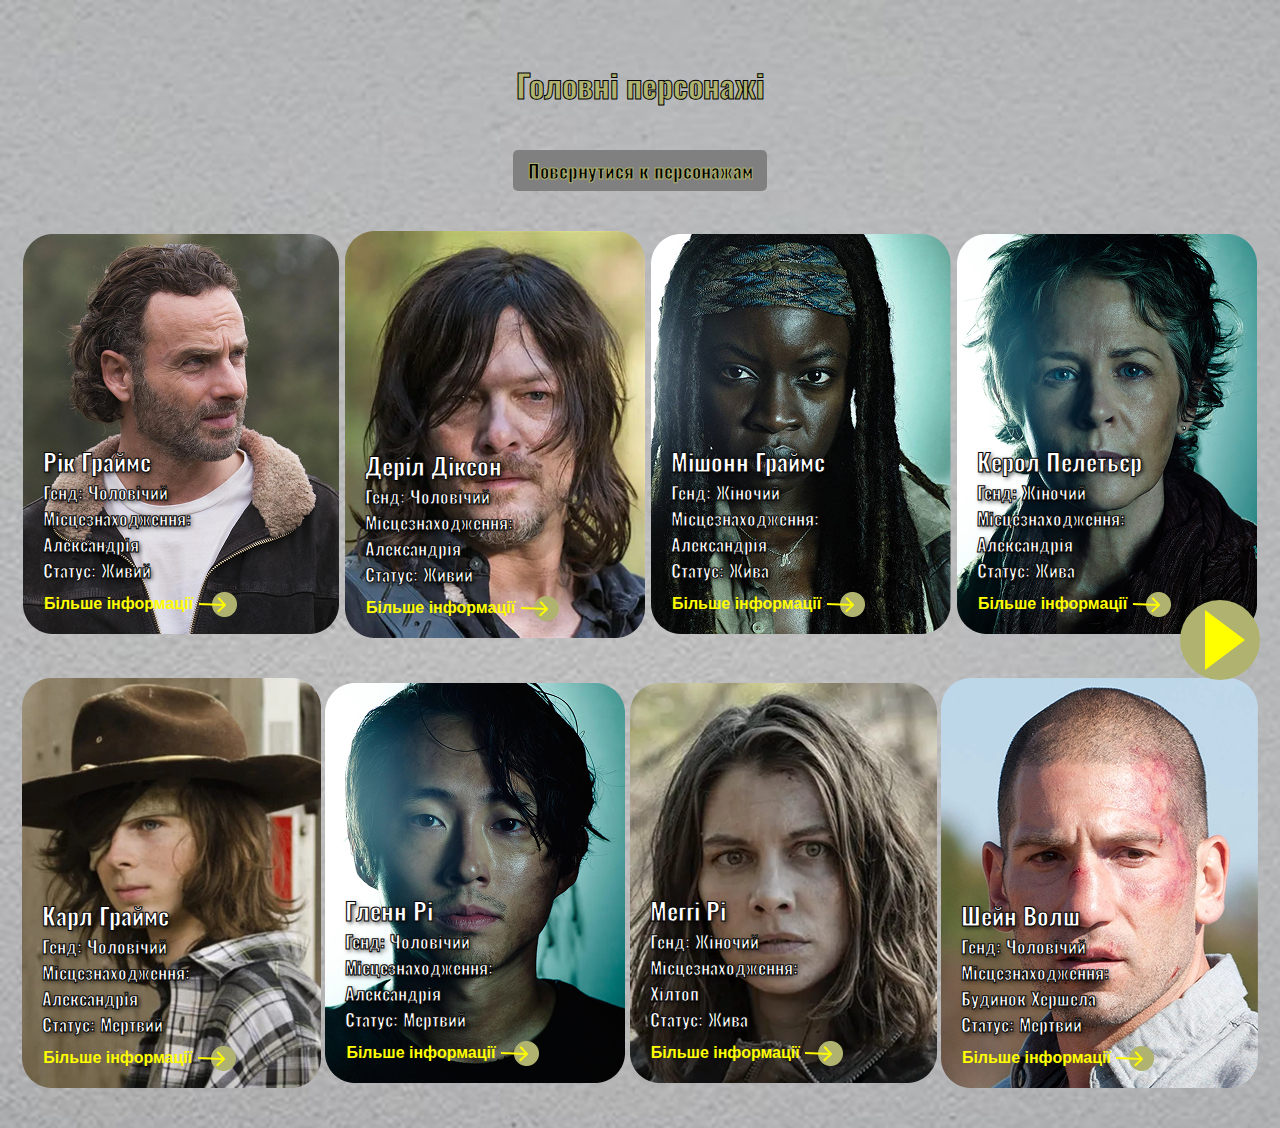
<file: main-characters.html>
<!DOCTYPE html>
<html lang="en">
  <head>
    <meta charset="UTF-8" />
    <meta name="viewport" content="width=device-width, initial-scale=1.0" />
    <title>Головні Персонажі</title>
    <link rel="stylesheet" href="main-characters.css" />
  </head>
  <body>
    <header>
      <div class="header">
        <h1 class="main-characters">Головні персонажі</h1>
      </div>
      <div class="main-button">
      <a href="character.html" class="comeback">Повернутися к персонажам</a>
      </div>
    </header>
    <main>
      <div class="card-container">
        <section class="catalog">
          <div class="TWD">
            <div class="image-wrapper">
              <img src="images/Rick-Grimes.png" alt="Рік Граймс" />
              <div class="overlay-text">
                <h2>Рік Граймс</h2>
                <p>Генд: Чоловічий</p>
                <p>Місцезнаходження: <br>Александрія</p>
                <p>Статус: Живий</p>
                <button
                  class="more-info-button"
                  aria-label="Детальніше про Ріка"
                >
                  Більше інформації 
                </button>
              </div>
            </div>
          </div>
          <div id="modal" class="hidden modal ">
            <div class="modal-content">
              <button id="close-modal" aria-label="Закрити">✖</button>
              <div class="info-row">
              <p>Ім'я:</p>
              <p class="yellow modal_name">  </p>
              </div>
              <div class="info-row">
              <p>Генд:</p> 
              <p class="yellow modal_gender"> </p>
              </div>
              <div class="info-row">
              <p>Місцезнаходження:</p> 
              <p class="yellow modal_location"></p>
              </div>
              <div class="info-row">
              <p>Статус:</p> 
              <p class="yellow modal_status"></p>
              </div>
              <div class="info-row">
              <p>Колір очей:</p> 
              <p class="yellow modal_eye_color"></p>
              </div>
              <div class="info-row">
              <p>Колір-волосся:</p> 
              <p class="yellow modal_hair_color"> </p>
              </div>
              <div class="info-row">
              <p>Зброя:</p> 
              <p class="yellow modal_weapon"></p>
              </div>
              <div class="info-row">
              <p>Минула Робота: </p> 
              <p class="yellow modal_work"></p>
              </div>
              <div class="info-row">
              <p>Актор: </p> 
              <p class="yellow modal_actor"> </p>
              </div>
            </div>
          </div>
          <div class="TWD">
            <div class="image-wrapper">
              <img src="images/Daryl-Dixon.png" alt="Деріл Діксон" />
              <div class="overlay-text">
                <h2>Деріл Діксон</h2>
                <p>Генд: Чоловічий</p>
                <p>Місцезнаходження: <br>Александрія</p>
                <p>Статус: Живий</p>
                <button
                  class="more-info-button"
                  aria-label="Детальніше про Деріла"
                >
                  Більше інформації 
                </button>
              </div>
            </div>
          </div>
          <div class="TWD">
            <div class="image-wrapper">
              <img src="images/Michonne.png" alt="Мішонне" />
              <div class="overlay-text">
                <h2>Мішонн Граймс</h2>
                <p>Генд: Жіночий</p>
                <p>Місцезнаходження: <br>Александрія</p>
                <p>Статус: Жива</p>
                <button
                  class="more-info-button"
                  aria-label="Детальніше про Мішонне"
                >
                  Більше інформації 
                </button>
              </div>
            </div>
          </div>
          <div class="TWD">
            <div class="image-wrapper">
              <img src="images/Carol.png" alt="Керол" />
              <div class="overlay-text">
                <h2>Керол Пелетьєр</h2>
                <p>Генд: Жіночий</p>
                <p>Місцезнаходження: <br>Александрія</p>
                <p>Статус: Жива</p>
                <button
                  class="more-info-button"
                  aria-label="Детальніше про Керол"
                >
                  Більше інформації
                </button>
              </div>
            </div>
          </div>
        </section>
        <section class="catalog">
        <div class="TWD">
          <div class="image-wrapper">
            <img src="images/Carl.png" alt="Карл" />
            <div class="overlay-text">
              <h2 class="white">Карл Граймс</h2>
              <p class="white">Генд: Чоловічий</p>
              <p class="white">Місцезнаходження: <br />Александрія</p>
              <p class="white">Статус: Мертвий</p>
              <button
                class="more-info-button"
                aria-label="Детальніше про Карла"
              >
                Більше інформації 
              </button>
            </div>
          </div>
        </div>
        <div class="TWD">
          <div class="image-wrapper">
            <img src="images/Glenn.png" alt="Гленн" />
            <div class="overlay-text">
              <h2 class="white">Гленн Рі</h2>
              <p class="white">Генд: Чоловічий</p>
              <p class="white">Місцезнаходження: <br />Александрія</p>
              <p class="white">Статус: Мертвий</p>
              <button
                class="more-info-button"
                aria-label="Детальніше про Гленна"
              >
                Більше інформації 
              </button>
            </div>
          </div>
        </div>
        <div class="TWD">
          <div class="image-wrapper">
            <img src="images/Maggie Rhee.png" alt="Меггі" />
            <div class="overlay-text">
              <h2 class="white">Меггі Рі</h2>
              <p class="white">Генд: Жіночий</p>
              <p class="white">Місцезнаходження: <br />Хілтоп</p>
              <p class="white">Статус: Жива</p>
              <button
                class="more-info-button"
                aria-label="Детальніше про Меггі"
              >
                Більше інформації 
              </button>
            </div>
          </div>
        </div>
        <div class="TWD">
          <div class="image-wrapper">
            <img src="images/Shane.png" alt="Шейн" />
            <div class="overlay-text">
              <h2 class="white">Шейн Волш</h2>
              <p class="white">Генд: Чоловічий</p>
              <p class="white">Місцезнаходження: <br />Будинок Хершела</p>
              <p class="white">Статус: Мертвий</p>
              <button
                class="more-info-button"
                aria-label="Детальніше про Шейна"
              >
                Більше інформації 
              </button>
            </div>
          </div>
        </div>
      </section>
      </div>
      <a href="main-characters2.html" class="circle-button" title="Перейти на наступну сторінку">
        <div class="triangle"></div>
      </a>
    </main>
    <script src="main-characters.js"></script>
  </body>
</html>
</file>
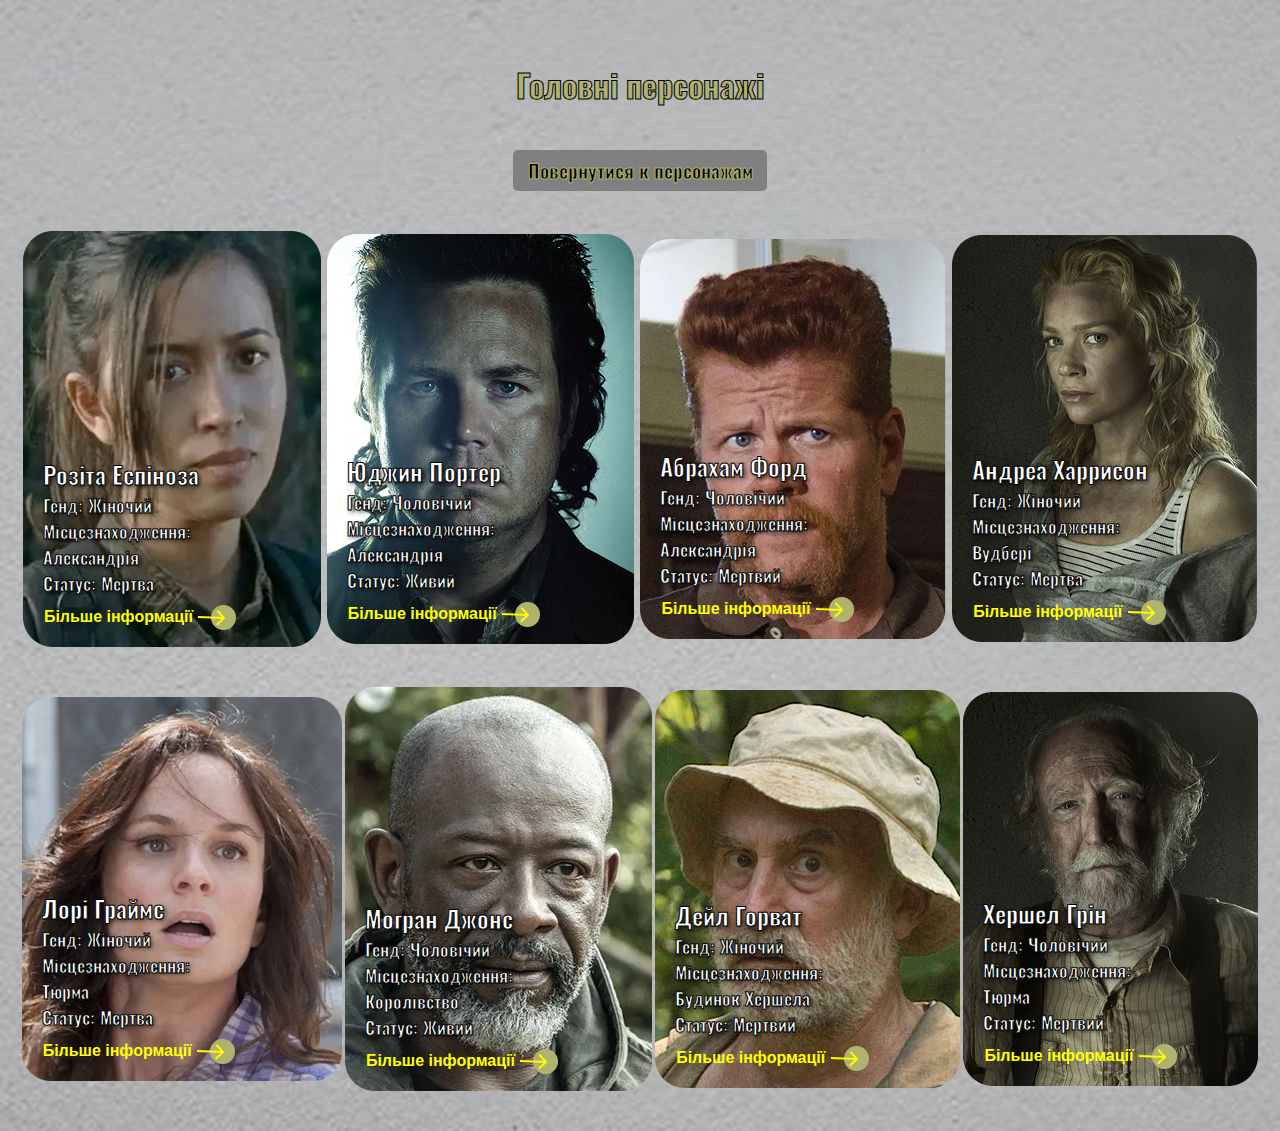
<file: main-characters2.html>
<!DOCTYPE html>
<html lang="en">
  <head>
    <meta charset="UTF-8" />
    <meta name="viewport" content="width=device-width, initial-scale=1.0" />
    <title>Головні Персонажі</title>
    <link rel="stylesheet" href="main-characters.css" />
  </head>
  <body>
    <header>
      <div class="header">
        <h1 class="main-characters">Головні персонажі</h1>
      </div>
      <div class="main-button">
      <a href="character.html" class="comeback">Повернутися к персонажам</a>
      </div>
    </header>
    <main>
      <div class="card-container">
        <section class="catalog">
          <div class="TWD">
            <div class="image-wrapper">
              <img src="images/Rosita.png" alt="Розіта" />
              <div class="overlay-text">
                <h2>Розіта Еспіноза</h2>
                <p>Генд: Жіночий</p>
                <p>Місцезнаходження: <br>Александрія</p>
                <p>Статус: Мертва</p>
                <button
                  class="more-info-button"
                  aria-label="Детальніше про Розіту"
                >
                  Більше інформації 
                </button>
              </div>
            </div>
          </div>
          <div class="TWD">
            <div class="image-wrapper">
              <img src="images/Eugene.png" alt="Юджин" />
              <div class="overlay-text">
                <h2>Юджин Портер</h2>
                <p>Генд: Чоловічий</p>
                <p>Місцезнаходження: <br>Александрія</p>
                <p>Статус: Живий</p>
                <button
                  class="more-info-button"
                  aria-label="Детальніше про Юджина"
                >
                  Більше інформації 
                </button>
              </div>
            </div>
          </div>
          <div class="TWD">
            <div class="image-wrapper">
              <img src="images/Abraham.png" alt="Абрахам" />
              <div class="overlay-text">
                <h2>Абрахам Форд</h2>
                <p>Генд: Чоловічий</p>
                <p>Місцезнаходження: <br>Александрія</p>
                <p>Статус: Мертвий</p>
                <button
                  class="more-info-button"
                  aria-label="Детальніше про Абрахама"
                >
                  Більше інформації 
                </button>
              </div>
            </div>
          </div>
          <div class="TWD">
            <div class="image-wrapper">
              <img src="images/Andrea.png" alt="Андреа" />
              <div class="overlay-text">
                <h2>Андреа Харрисон</h2>
                <p>Генд: Жіночий</p>
                <p>Місцезнаходження: <br>Вудбері</p>
                <p>Статус: Мертва</p>
                <button
                  class="more-info-button"
                  aria-label="Детальніше про Андреа"
                >
                  Більше інформації
                </button>
              </div>
            </div>
          </div>
        </section>
        <section class="catalog">
        <div class="TWD">
          <div class="image-wrapper">
            <img src="images/Lori.png" alt="Лорі" />
            <div class="overlay-text">
              <h2 class="white">Лорі Граймс</h2>
              <p class="white">Генд: Жіночий</p>
              <p class="white">Місцезнаходження: <br />Тюрма</p>
              <p class="white">Статус: Мертва</p>
              <button
                class="more-info-button"
                aria-label="Детальніше про Лорі"
              >
                Більше інформації 
              </button>
            </div>
          </div>
        </div>
        <div class="TWD">
          <div class="image-wrapper">
            <img src="images/Morgan.png" alt="Могран" />
            <div class="overlay-text">
              <h2 class="white">Могран Джонс</h2>
              <p class="white">Генд: Чоловічий</p>
              <p class="white">Місцезнаходження: <br />Королівство</p>
              <p class="white">Статус: Живий</p>
              <button
                class="more-info-button"
                aria-label="Детальніше про Мограна"
              >
                Більше інформації 
              </button>
            </div>
          </div>
        </div>
        <div class="TWD">
          <div class="image-wrapper">
            <img src="images/Dale.png" alt="Дейл" />
            <div class="overlay-text">
              <h2 class="white">Дейл Горват</h2>
              <p class="white">Генд: Жіночий</p>
              <p class="white">Місцезнаходження: <br />Будинок Хершела</p>
              <p class="white">Статус: Мертвий</p>
              <button
                class="more-info-button"
                aria-label="Детальніше про Дейла"
              >
                Більше інформації 
              </button>
            </div>
          </div>
        </div>
        <div class="TWD">
          <div class="image-wrapper">
            <img src="images/Hershel.png" alt="Хершел" />
            <div class="overlay-text">
              <h2 class="white">Хершел Грін</h2>
              <p class="white">Генд: Чоловічий</p>
              <p class="white">Місцезнаходження: <br />Тюрма</p>
              <p class="white">Статус: Мертвий</p>
              <button
                class="more-info-button"
                aria-label="Детальніше про Хершела"
              >
                Більше інформації 
              </button>
            </div>
          </div>
        </div>
      </section>
      </div>
    </main>
  </body>
</html>
</file>
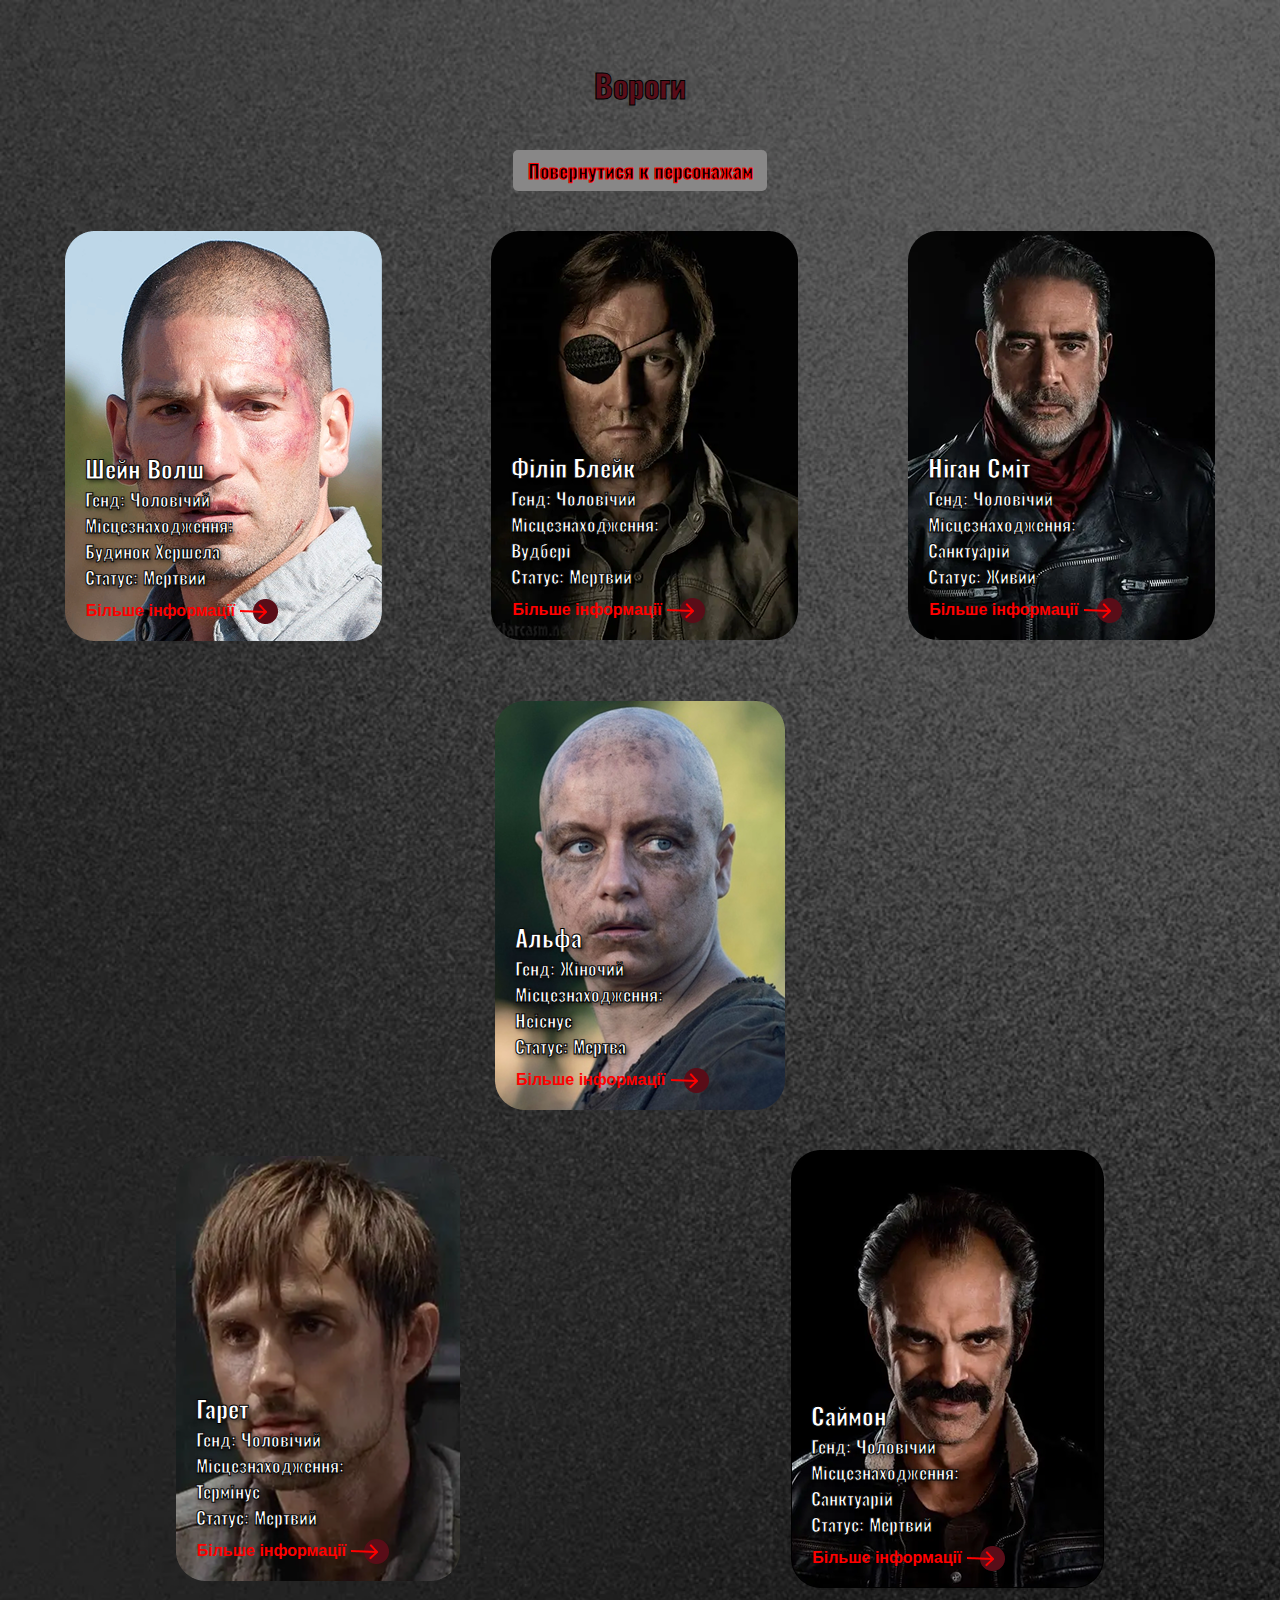
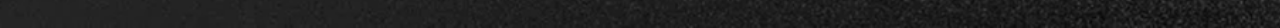
<file: villains.html>
<!DOCTYPE html>
<html lang="en">
  <head>
    <meta charset="UTF-8" />
    <meta name="viewport" content="width=device-width, initial-scale=1.0" />
    <title>Вороги</title>
    <link rel="stylesheet" href="villains.css" />
  </head>
  <body>
    <header>
      <div class="header">
        <h1 class="main-characters">Вороги</h1>
      </div>
      <div class="main-button">
      <a href="character.html" class="comeback">Повернутися к персонажам</a>
      </div>
    </header>
    <main>
      <div class="card-container">
        <section class="catalog">
          <div class="TWD">
          <div class="image-wrapper">
            <img src="images/Shane.png" alt="Шейн" />
            <div class="overlay-text">
                <h2 class="white">Шейн Волш</h2>
              <p class="white">Генд: Чоловічий</p>
              <p class="white">Місцезнаходження: <br />Будинок Хершела</p>
              <p class="white">Статус: Мертвий</p>
                <button
                class="more-info-button"
                aria-label="Детальніше про Шейна"
              >
                Більше інформації 
              </button>
            </div>
          </div>
        </div>
          <div class="TWD">
            <div class="image-wrapper">
              <img src="images/Governor.png" alt="Філіп Блейк" />
              <div class="overlay-text">
                <h2>Філіп Блейк</h2>
                <p>Генд: Чоловічий</p>
                <p>Місцезнаходження: <br>Вудбері</p>
                <p>Статус: Мертвий</p>
                <button
                  class="more-info-button"
                  aria-label="Детальніше про Філіпа"
                >
                  Більше інформації 
                </button>
              </div>
            </div>
          </div>
          <div class="TWD">
            <div class="image-wrapper">
              <img src="images/Negan.png" alt="Ніган" />
              <div class="overlay-text">
                <h2>Ніган Сміт</h2>
                <p>Генд: Чоловічий</p>
                <p>Місцезнаходження: <br>Санктуарій</p>
                <p>Статус: Живий</p>
                <button
                  class="more-info-button"
                  aria-label="Детальніше про Нігана"
                >
                  Більше інформації 
                </button>
              </div>
            </div>
          </div>
          <div class="TWD">
            <div class="image-wrapper">
              <img src="images/Alpha.png" alt="Керол" />
              <div class="overlay-text">
                <h2>Альфа</h2>
                <p>Генд: Жіночий</p>
                <p>Місцезнаходження: <br>Неіснує</p>
                <p>Статус: Мертва</p>
                <button
                  class="more-info-button"
                  aria-label="Детальніше про Альфу"
                >
                  Більше інформації
                </button>
              </div>
            </div>
          </div>
        </section>
        <section class="catalog">
        <div class="TWD">
          <div class="image-wrapper">
            <img src="images/Gareth.png" alt="Гарет" />
            <div class="overlay-text">
              <h2 class="white">Гарет</h2>
              <p class="white">Генд: Чоловічий</p>
              <p class="white">Місцезнаходження: <br />Термінус</p>
              <p class="white">Статус: Мертвий</p>
              <button
                class="more-info-button"
                aria-label="Детальніше про Гарета"
              >
                Більше інформації 
              </button>
            </div>
          </div>
        </div>
        <div class="TWD">
          <div class="image-wrapper">
            <img src="images/Simon.png" alt="Саймон" />
            <div class="overlay-text">
              <h2 class="white">Саймон</h2>
              <p class="white">Генд: Чоловічий</p>
              <p class="white">Місцезнаходження: <br />Санктуарій</p>
              <p class="white">Статус: Мертвий</p>
              <button
                class="more-info-button"
                aria-label="Детальніше про Саймона"
              >
                Більше інформації 
              </button>
            </div>
          </div>
        </div>
      </section>
      </div>
    </main>
  </body>
</html>
</file>
<file: main-characters.css>
@import url("https://fonts.googleapis.com/css2?family=Oswald:wght@200..700&family=Roboto:ital,wght@0,100..900;1,100..900&display=swap");
@import url("https://fonts.googleapis.com/css2?family=Inter:ital,opsz,wght@0,14..32,100..900;1,14..32,100..900&family=Oswald:wght@200..700&family=Roboto:ital,wght@0,100..900;1,100..900&display=swap");
body {
  background-image: url("images/gray-background.png");
  background-size: cover;
  background-repeat: no-repeat;
  height: 100%;
  margin: 0;
  padding: 20px;
  font-family: "Oswald", sans-serif;
}
.main-characters {
  color: #afb36f;
  -webkit-text-stroke: 1px black;
  padding: 20px;
  margin-bottom: 40px 20px 0 20px;
  text-align: center;
}
.main-button {
  display: flex;
  justify-content: center;
  margin-bottom: 20px;
}

.comeback {
  width: 230px;
  color: black;
  -webkit-text-stroke: 1px #afb36f;
  font-weight: bold;
  text-decoration: none;
  text-align: center;
  font-size: 1.2rem;
  background-color: gray;
  border-radius: 5px;
  padding: 6px 12px;
  justify-content: center;
  transition: background-color 1s ease, color 1s ease,
    -webkit-text-stroke 1s ease;
}
.card-container {
  border-radius: 12px;
  overflow: hidden;
  margin: 0 auto;
}
.comeback:hover {
  background-color: white;
  color: #afb36f;
  -webkit-text-stroke: 1px black;
}
.TWD {
  max-width: 320px; /* або бажана ширина */
  margin: 20px auto;
  position: relative;
  animation: glowFadeSlideDown 1s ease-out forwards;
}
@keyframes glowFadeSlideDown {
  0% {
    opacity: 0;
    transform: translateY(-30px);
    box-shadow: none;
  }
  100% {
    opacity: 1;
    transform: translateY(0);
    box-shadow: 0 4px 12px black;
    border-radius: 30px;
  }
}
.TWD img {
  width: 100%;
  height: auto;
  display: block;
}
.TWD-info {
  padding: 12px 15px;
  flex-grow: 1;
  display: flex;
  flex-direction: column;
  justify-content: space-between;
}
.more-info-container {
  margin-top: 10px;
  display: flex;
  align-items: center;
  justify-content: flex-start;
  gap: 8px;
  padding: 12px 15px;
}
.overlay-text {
  /*line-height: 10px;*/

  position: absolute;
  bottom: 20px;
  left: 20px;
}
.overlay-text h2,
.overlay-text p {
  margin: 0;
  text-shadow: 2px 2px 4px rgba(0, 0, 0, 0.7);
  font-weight: bold;
}
.overlay-text h2 {
  color: white;
  -webkit-text-stroke: 1px black;
}
.overlay-text p {
  color: white;
  -webkit-text-stroke: 1px black;
  font-size: 1.1em;
}
.more-info-button {
  color: yellow;
  font-size: 1em;
  user-select: none;
  font-weight: bold;
  background: none;
  border: none;
  position: relative;
  right: 5px;
}
.more-info-button::after {
  content: url("images/arrow.png");
  display: inline-block;
  position: relative;
  top: 8px;
  cursor: pointer;
  transition: transform 1s ease;
}
.more-info-button:hover::after {
  transform: scale(1.3);
}
.arrow-button-inline {
  background: #afb36f;
  border: none;
  border-radius: 50%;
  width: 30px;
  height: 30px;
  cursor: pointer;
  display: flex;
  align-items: center;
  justify-content: center;
  padding: 0;
  flex-shrink: 0;
}
.arrow-button-inline svg {
  width: 18px;
  height: 18px;
}
.arrow-button-inline path {
  stroke: yellow;
  stroke-width: 3;
  fill: none;
  stroke-linejoin: round;
  stroke-linecap: round;
}
p {
  font-weight: bold;
}
.catalog {
  display: flex;
  justify-content: space-around;
  flex-wrap: wrap;
  align-items: center;
}
.modal {
  position: fixed;
  top: 0;
  left: 0;
  width: 100%;
  height: 100%;
  background-color: rgba(0, 0, 0, 0.7); /* темний напівпрозорий фон */
  display: flex;
  justify-content: center;
  align-items: center;
  z-index: 1000; /* щоб модальне вікно було поверх інших елементів */
}
.modal-content {
  position: absolute;
  background-color: black;
  color: white;
  border-radius: 30px;
  padding: 20px;
  width: 300px;
  max-height: 80vh;
  overflow-y: auto; /* Додаємо прокрутку, якщо контент перевищує висоту */
  transform: scale(0);
  transform-origin: center;
  transition: transform 0.5s ease-out, opacity 0.5s ease;
}
.modal-content.active {
  transform: scale(1);
}
#close-modal {
  position: absolute;
  top: 10px;
  right: 10px;
  border: none;
  font-size: 1.5rem;
  cursor: pointer;
  border-radius: 30px;
}
.info-row {
  display: flex;
  justify-content: flex-start;
  gap: 10px;
  margin: 5px 0;
}
.info-row p {
  margin: 0;
}
.yellow {
  color: yellow;
}
.hidden {
  display: none;
}
.circle-button {
  position: absolute;
  bottom: 20%;
  right: 20px;
  transform: translateY(-50%);
  border-radius: 50%;
  background-color: #afb36f;
  display: inline-flex;
  justify-content: center;
  align-items: center;
  width: 80px;
  height: 80px;
  cursor: pointer;
  text-decoration: none;
  transition: transform 1s ease;
}
.circle-button:hover {
  transform: translateY(-50%) scale(1.3);
}
.circle-button:active {
  background-color: yellow;
  transform: translateY(-50%) scale(1);
}
.triangle {
  width: 0;
  height: 0;
  border-top: 30px solid transparent;
  border-bottom: 30px solid transparent;
  border-left: 40px solid yellow;
  transition: transform 1s ease;
  margin-left: 10px;
}
.triangle-button:hover {
  transform: translateY(-50%) scale(1.3);
}
.triangle:active {
  border-top: 30px solid transparent;
  border-bottom: 30px solid transparent;
  border-left: 40px solid #afb36f;
  transform: scale(1);
}
</file>
<file: villains.css>
@import url('https://fonts.googleapis.com/css2?family=Oswald:wght@200..700&family=Roboto:ital,wght@0,100..900;1,100..900&display=swap');
@import url('https://fonts.googleapis.com/css2?family=Inter:ital,opsz,wght@0,14..32,100..900;1,14..32,100..900&family=Oswald:wght@200..700&family=Roboto:ital,wght@0,100..900;1,100..900&display=swap');
body {
    background-image: url('images/dark-gray-background.png');
    background-size: cover;
    background-repeat: no-repeat;
    height: 100%;
    margin: 0;
    padding: 20px;
    font-family: 'Oswald', sans-serif;
}
.main-characters {
    color: #590D18;
    font-family: 'Oswald', sans-serif;
    -webkit-text-stroke: 1px black;
    padding: 20px;
    margin-bottom: 40px 20px 0 20px;
    text-align: center;
}
.main-button {
    display: flex;
    justify-content: center;
    margin-bottom: 20px;
}
.comeback {
    width: 230px;
    color: black;
    -webkit-text-stroke: 1px red;
    font-weight: bold;
    text-decoration: none;
    text-align: center;
    font-size: 1.2rem;
    background-color: rgb(136, 135, 135);
    border-radius: 5px;
    padding: 6px 12px;
    justify-content: center;
    transition: background-color 1s ease, color 1s ease, -webkit-text-stroke 1s ease;
}
.card-container {
    border-radius: 12px;
    overflow: hidden;
    margin: 0 auto;
}
.comeback:hover {
    background-color: white;
    color: red;
    -webkit-text-stroke: 1px black;
}
.TWD {
    max-width: 320px; /* або бажана ширина */
    margin: 20px auto;
    position: relative;
    animation: glowFadeSlideDown 1s ease-out forwards;
}
@keyframes glowFadeSlideDown {
  0% {
    opacity: 0;
    transform: translateY(-30px);
    box-shadow: none;
  }
  100% {
    opacity: 1;
    transform: translateY(0);
    box-shadow: 0 4px 12px black;
    border-radius: 30px;
  }
}
.TWD img {
    width: 100%;
    height: auto;
    display: block;
}
.TWD-info {
    padding: 12px 15px;
    flex-grow: 1;
    display: flex;
    flex-direction: column;
    justify-content: space-between;
}
.more-info-container {
    margin-top: 10px;
    display: flex;
    align-items: center;
    justify-content: flex-start;
    gap: 8px;
    padding: 12px 15px;
}
.overlay-text {
    /*line-height: 10px;*/
    
    position: absolute;
    bottom: 20px;
    left: 20px;
}
.overlay-text h2, .overlay-text p {
    margin: 0;
    text-shadow: 2px 2px 4px rgba(0, 0, 0, 0.7);
    font-weight: bold;
}
.overlay-text  h2 {
    color: white;
    -webkit-text-stroke: 1px black;
    
}
.overlay-text  p {
    color: white;
    -webkit-text-stroke: 1px black;
    font-size: 1.1em;
}
.more-info-button {
    color: red;
    font-size: 1em;
    user-select: none;
    font-weight: bold;
    background: none;
    border: none;
    position: relative;
    right: 5px;
}
.more-info-button::after {
    content: url('images/red-arrow.png');
    display: inline-block;
    position: relative;
    top: 8px;
    cursor: pointer;
    transition: transform 1s ease;
}
.more-info-button:hover::after {
    transform: scale(1.3);
}
.arrow-button-inline {
    background: #AFB36F;
    border: none;
    border-radius: 50%;
    width: 30px;
    height: 30px;
    cursor: pointer;
    display: flex;
    align-items: center;
    justify-content: center;
    padding: 0;
    flex-shrink: 0;
}
.arrow-button-inline svg {
    width: 18px;
    height: 18px;
}
.arrow-button-inline path {
    stroke: yellow;
    stroke-width: 3;
    fill: none;
    stroke-linejoin: round;
    stroke-linecap: round;
}
p {
    font-weight: bold;
}
.white {
    color: white;
    -webkit-text-stroke: 1px black;
}
.circle1 {
    position: absolute;
    width: 25px;
    height: 25px;
    border-radius: 50%;
    background-color: #AFB36F;
    top: 10px;
    left: 10px;
}
.triangle1 {
    position: absolute;
    width: 0;
    height: 0;
    border-left: 20px solid transparent;
    border-right: 20px solid transparent;
    border-bottom: 20px solid yellow;
    top: 10px;
    left: 10px;
}
.catalog {
    display: flex;
    justify-content: flex-start;
    flex-wrap: wrap;
    align-items: center;
    gap: 20px;
}
.modal {
  position: fixed;
  top: 0;
  left: 0;
  width: 100%;
  height: 100%;
  background-color: rgba(0, 0, 0, 0.7); /* темний напівпрозорий фон */
  display: flex;
  justify-content: center;
  align-items: center;
  z-index: 1000; /* щоб модальне вікно було поверх інших елементів */
}

.modal-content {
  position: absolute;
  background-color: black;
  color: white;
  border-radius: 30px;
  padding: 20px;
  width: 300px;
  max-height: 80vh;
  overflow-y: auto; /* Додаємо прокрутку, якщо контент перевищує висоту */
  transform: scale(0);
  transform-origin: center;
  transition: transform 0.5s ease-out, opacity 0.5s ease;
}
.modal-content.active {
  transform: scale(1);
}
#close-modal {
  position: absolute;
  top: 10px;
  right: 10px;
  border: none;
  font-size: 1.5rem;
  cursor: pointer;
  border-radius: 30px;
}
.info-row {
  display: flex;
  justify-content: flex-start;
  gap: 10px;
  margin: 5px 0;
}
.info-row p {
  margin: 0;
}
.yellow {
  color: red;
}
.hidden {
  display: none;
}
</file>
